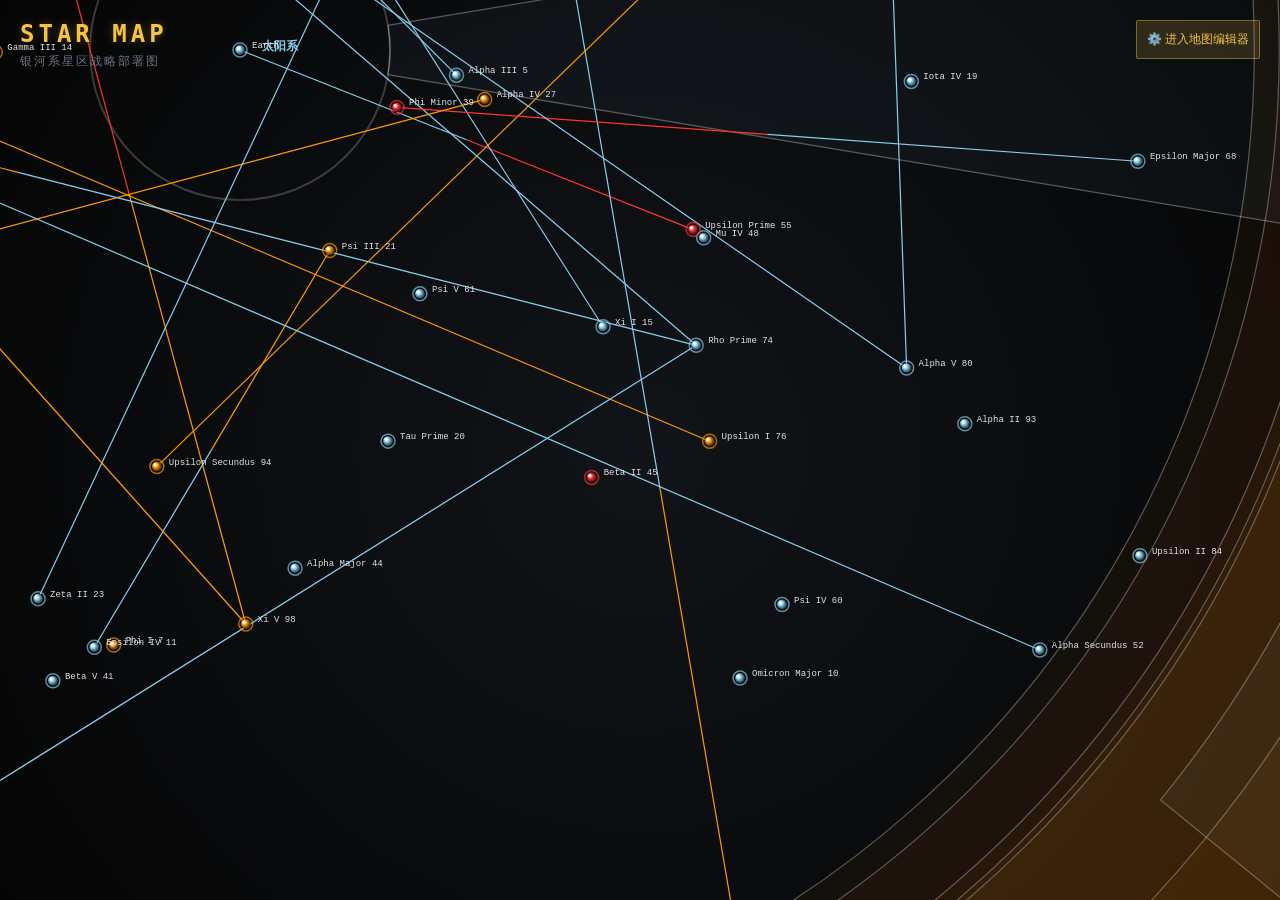
<file: index.html>
<!DOCTYPE html>
<html lang="zh-CN">
<head>
    <meta charset="UTF-8">
    <meta name="viewport" content="width=device-width, initial-scale=1.0">
    <title>星图总览 // 箱庭指令</title>
    <link rel="stylesheet" href="style.css">
</head>
<body>
    <div class="canvas-container">
        <canvas id="viewCanvas"></canvas>
        <div class="header-overlay">
            <h1>STAR MAP</h1>
            <p>银河系星区战略部署图</p>
        </div>
        <a href="mapEdit.html" class="btn btn-accent" style="position:absolute; top:20px; right:20px; width:auto; z-index:10;">⚙️ 进入地图编辑器</a>
    </div>

    <script src="data.js"></script>
    <script src="map.js"></script>
    <script>
        const canvas = document.getElementById('viewCanvas');
        const ctx = canvas.getContext('2d');
        let view = { x: 0, y: 0, scale: 1 };

        function render() {
            let savedData = localStorage.getItem('starMapData');
            let currentData = savedData ? JSON.parse(savedData) : window.MAP_DATA;
            drawMap(ctx, canvas.width, canvas.height, currentData, view);
        }

        function resize() {
            canvas.width = canvas.parentElement.clientWidth;
            canvas.height = canvas.parentElement.clientHeight;
            // 初始居中
            if(view.x === 0 && view.y === 0) {
                view.x = canvas.width / 2 - 400;
                view.y = canvas.height / 2 - 400;
            }
            render();
        }
        
        window.addEventListener('resize', resize);

        // 滚轮缩放
        canvas.addEventListener('wheel', (e) => {
            e.preventDefault();
            const zoom = Math.exp((e.deltaY < 0 ? 1 : -1) * 0.1);
            const rect = canvas.getBoundingClientRect();
            const mouseX = e.clientX - rect.left;
            const mouseY = e.clientY - rect.top;

            view.x -= (mouseX - view.x) * (zoom - 1);
            view.y -= (mouseY - view.y) * (zoom - 1);
            view.scale *= zoom;
            render();
        }, { passive: false });

        // 拖拽平移 (右键或中键)
        let isPanning = false, panStartX = 0, panStartY = 0;
        canvas.addEventListener('mousedown', (e) => {
            if (e.button === 1 || e.button === 2) {
                isPanning = true;
                panStartX = e.clientX - view.x;
                panStartY = e.clientY - view.y;
                e.preventDefault();
            }
        });
        canvas.addEventListener('mousemove', (e) => {
            if (isPanning) {
                view.x = e.clientX - panStartX;
                view.y = e.clientY - panStartY;
                render();
            }
        });
        canvas.addEventListener('mouseup', (e) => {
            if (e.button === 1 || e.button === 2) isPanning = false;
        });
        canvas.addEventListener('contextmenu', e => e.preventDefault());

        resize();
    </script>
</body>
</html>
</file>
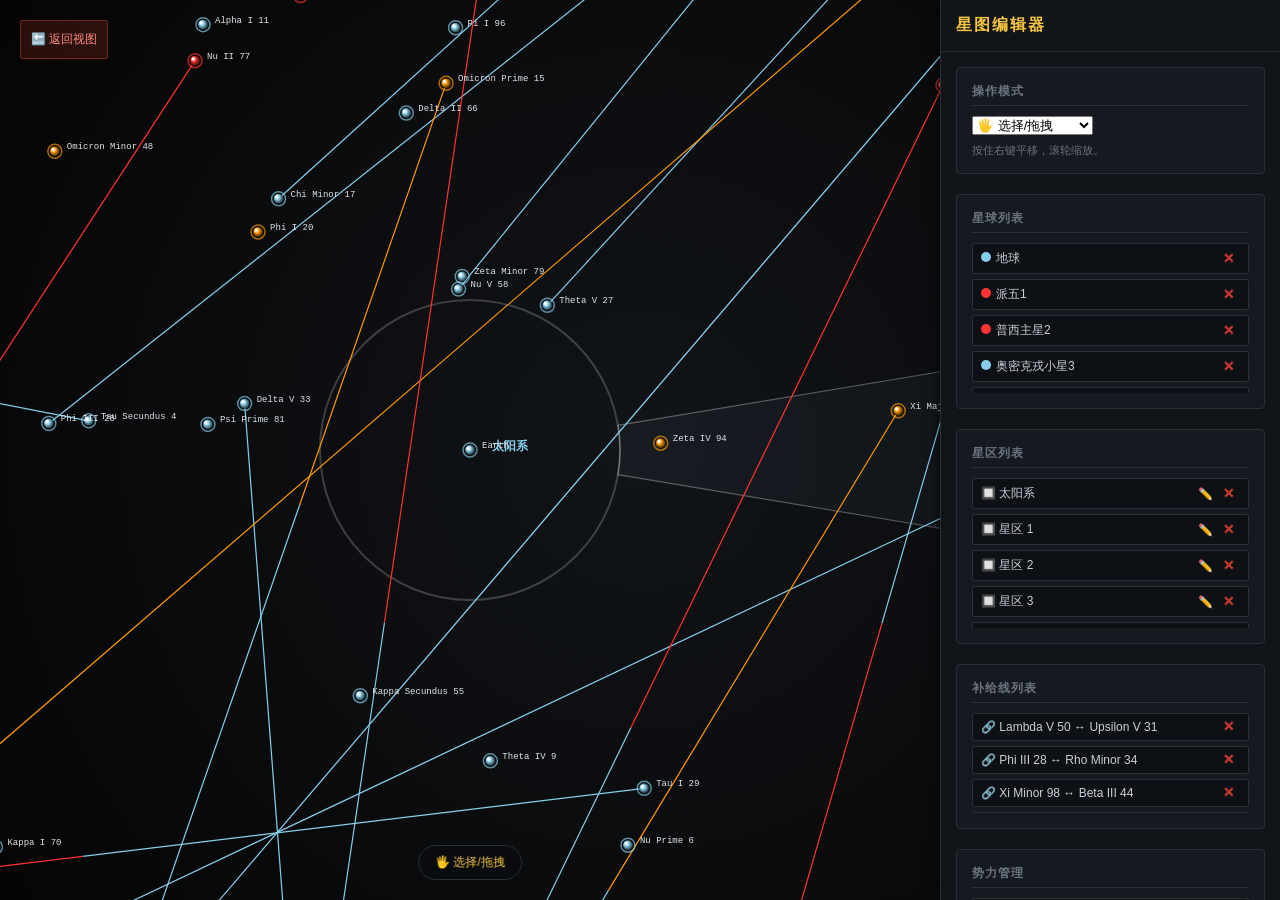
<file: mapEdit.html>
<!DOCTYPE html>
<html lang="zh-CN">
<head>
    <meta charset="UTF-8">
    <meta name="viewport" content="width=device-width, initial-scale=1.0">
    <title>星图编辑器 // 箱庭指令</title>
    <link rel="stylesheet" href="style.css">
</head>
<body>
    <div class="canvas-container">
        <canvas id="editCanvas"></canvas>
        <div class="status-bar" id="statusBar">🖐️ 选择/拖拽</div>
        <a href="index.html" class="btn btn-primary" style="position:absolute; top:20px; left:20px; width:auto;">🔙 返回视图</a>
    </div>

    <div class="sidebar">
        <div class="sidebar-header">
            <h1>星图编辑器</h1>
        </div>
        <div class="sidebar-content">
            
            <div class="control-group">
                <h2>操作模式</h2>
                <select id="modeSelect">
                    <option value="select">🖐️ 选择/拖拽</option>
                    <option value="add-planet">🪐 快速添加星球</option>
                    <option value="add-supply">🔗 连接补给线</option>
                    <option value="add-sector">🔲 创建星区</option>
                </select>
                <button id="finishSectorBtn" class="btn btn-accent" style="display:none; margin-top:10px;" onclick="finishSector()">💾 完成星区创建</button>
                <p style="font-size:11px; color:#6a7480; margin-top:8px;">按住右键平移，滚轮缩放。</p>
            </div>

            <!-- 正在编辑星球 -->
            <div class="control-group" id="editPlanetPanel" style="display:none; border-color: var(--accent);">
                <h2 style="color: var(--accent);">正在编辑星球</h2>
                <div class="field"><label>英文名</label><input type="text" id="editNameEn" oninput="updatePlanetData()"></div>
                <div class="field"><label>中文名</label><input type="text" id="editNameCn" oninput="updatePlanetData()"></div>
                <div class="field">
                    <label>所属势力</label>
                    <select id="editFaction" onchange="updatePlanetData()"></select>
                </div>
                <button class="btn btn-small" onclick="deselectPlanet()">完成编辑</button>
            </div>

            <!-- 正在编辑星区 -->
            <div class="control-group" id="editSectorPanel" style="display:none; border-color: #87CEEB;">
                <h2 style="color: #87CEEB;">正在编辑星区</h2>
                <div class="field"><label>星区名称</label><input type="text" id="editSectorName" oninput="updateSectorData()"></div>
                <div class="field">
                    <label>包含的星球 (点击移除)</label>
                    <div id="sectorPlanetTags" style="display:flex; flex-wrap:wrap; gap:5px; margin-top:5px;"></div>
                </div>
                <button class="btn btn-small" onclick="deselectSector()">完成编辑</button>
            </div>

            <div class="control-group">
                <h2>星球列表</h2>
                <div id="planetList" style="max-height: 150px; overflow-y: auto;"></div>
            </div>

            <div class="control-group">
                <h2>星区列表</h2>
                <div id="sectorList" style="max-height: 150px; overflow-y: auto;"></div>
            </div>

            <div class="control-group">
                <h2>补给线列表</h2>
                <div id="supplyList" style="max-height: 100px; overflow-y: auto;"></div>
            </div>

            <div class="control-group">
                <h2>势力管理</h2>
                <div id="factionList" style="max-height: 120px; overflow-y: auto; margin-bottom: 10px;"></div>
                <div class="row">
                    <div class="field"><input type="text" id="newFactEn" placeholder="英文名"></div>
                    <div class="field"><input type="text" id="newFactCn" placeholder="中文名"></div>
                </div>
                <div class="row">
                    <div class="field"><input type="color" id="newFactColor" value="#ff0000" style="height:33px; padding:2px; cursor:pointer;"></div>
                    <div class="field" style="flex: 0.5;"><button class="btn" style="margin:0; height:33px;" onclick="addFaction()">添加</button></div>
                </div>
            </div>

            <!-- 导出数据 -->
            <div class="control-group">
                <h2>数据保存</h2>
                <button class="btn btn-primary" onclick="exportData()">💾 导出 data.js 文件</button>
                <p style="font-size:11px; color:#6a7480; margin-top:8px;">编辑会自动保存在浏览器。如果想彻底应用到代码或发给别人，请点击上方按钮下载，并覆盖原 data.js。</p>
            </div>
        </div>
    </div>

    <script src="data.js"></script>
    <script src="map.js"></script>
    <script>
        const canvas = document.getElementById('editCanvas');
        const ctx = canvas.getContext('2d');
        const statusBar = document.getElementById('statusBar');
        
        // 优先从浏览器读取之前保存的数据，如果没有则使用 data.js 的默认数据
        let data = JSON.parse(localStorage.getItem('starMapData')) || window.MAP_DATA; 
        
        let width, height;
        let view = { x: 0, y: 0, scale: 1 };
        let mode = 'select';
        
        let draggedPlanet = null;
        let dragOffsetX = 0, dragOffsetY = 0;
        let selectedPlanetId = null;
        let selectedSectorId = null; 
        let supplyStart = null;
        
        let sectorSelection = []; 
        let isPanning = false, panStartX = 0, panStartY = 0;

        function resize() {
            canvas.width = canvas.parentElement.clientWidth;
            canvas.height = canvas.parentElement.clientHeight;
            width = canvas.width;
            height = canvas.height;
            if(view.x === 0 && view.y === 0) {
                view.x = width / 2; // 居中
                view.y = height / 2;
            }
            draw();
        }
        window.addEventListener('resize', resize);

        function draw() {
            drawMap(ctx, width, height, data, view);

            ctx.save();
            ctx.translate(view.x, view.y);
            ctx.scale(view.scale, view.scale);
            const invScale = 1 / view.scale;

            if (selectedPlanetId) {
                const p = data.planets.find(x => x.id === selectedPlanetId);
                if (p) {
                    ctx.beginPath(); ctx.arc(p.x, p.y, 16 * invScale, 0, Math.PI * 2);
                    ctx.strokeStyle = '#ffffff'; ctx.lineWidth = 2 * invScale; ctx.stroke();
                }
            }
            if (supplyStart) {
                ctx.beginPath(); ctx.arc(supplyStart.x, supplyStart.y, 16 * invScale, 0, Math.PI * 2);
                ctx.strokeStyle = '#f5c542'; ctx.lineWidth = 2 * invScale; ctx.stroke();
            }
            if (sectorSelection.length > 0) {
                sectorSelection.forEach(p => {
                    ctx.beginPath(); ctx.arc(p.x, p.y, 14 * invScale, 0, Math.PI * 2);
                    ctx.strokeStyle = '#f5c542'; ctx.lineWidth = 1.5 * invScale; ctx.setLineDash([3 * invScale, 3 * invScale]); ctx.stroke(); ctx.setLineDash([]);
                });
            }
            ctx.restore();
        }

        function getMousePos(e) {
            const rect = canvas.getBoundingClientRect();
            return {
                x: ((e.clientX - rect.left) - view.x) / view.scale,
                y: ((e.clientY - rect.top) - view.y) / view.scale
            };
        }

        function getPlanetAt(x, y) {
            for (let i = data.planets.length - 1; i >= 0; i--) {
                const p = data.planets[i];
                if (Math.hypot(p.x - x, p.y - y) <= (15 / view.scale)) return p;
            }
            return null;
        }

        document.getElementById('modeSelect').addEventListener('change', (e) => {
            mode = e.target.value;
            supplyStart = null;
            sectorSelection = [];
            document.getElementById('finishSectorBtn').style.display = (mode === 'add-sector') ? 'block' : 'none';
            const tips = { select: '🖐️ 选择/拖拽', 'add-planet': '🪐 点击空白处放置', 'add-supply': '🔗 依次点击两颗星球', 'add-sector': '🔲 依次点击星球加入星区' };
            statusBar.innerText = tips[mode];
            draw();
        });

        canvas.addEventListener('wheel', (e) => {
            e.preventDefault();
            const zoom = Math.exp((e.deltaY < 0 ? 1 : -1) * 0.1);
            const rect = canvas.getBoundingClientRect();
            const mouseX = e.clientX - rect.left;
            const mouseY = e.clientY - rect.top;

            view.x -= (mouseX - view.x) * (zoom - 1);
            view.y -= (mouseY - view.y) * (zoom - 1);
            view.scale *= zoom;
            draw();
        }, { passive: false });

        canvas.addEventListener('mousedown', (e) => {
            if (e.button === 1 || e.button === 2) {
                isPanning = true;
                panStartX = e.clientX - view.x;
                panStartY = e.clientY - view.y;
                e.preventDefault();
                return;
            }
            if (e.button !== 0) return; 

            const pos = getMousePos(e);
            const target = getPlanetAt(pos.x, pos.y);

            if (target) {
                if (mode === 'add-supply') {
                    if (!supplyStart) supplyStart = target;
                    else {
                        if (supplyStart.id !== target.id) {
                            const exists = data.supplies.some(s => (s.p1Id === supplyStart.id && s.p2Id === target.id) || (s.p1Id === target.id && s.p2Id === supplyStart.id));
                            if (!exists) data.supplies.push({ id: Date.now().toString(), p1Id: supplyStart.id, p2Id: target.id });
                            updateUI();
                        }
                        supplyStart = null;
                    }
                } 
                else if (mode === 'add-sector') {
                    if (!sectorSelection.includes(target)) sectorSelection.push(target);
                    else sectorSelection = sectorSelection.filter(p => p.id !== target.id);
                } 
                else {
                    draggedPlanet = target;
                    dragOffsetX = pos.x - target.x;
                    dragOffsetY = pos.y - target.y;
                    selectPlanet(target.id);
                }
            } 
            else {
                if (mode === 'add-planet') {
                    const newP = { id: Date.now().toString(), x: pos.x, y: pos.y, nameEn: 'New Planet', nameCn: '新星球', factionId: 'super_earth' };
                    data.planets.push(newP);
                    selectPlanet(newP.id);
                    updateUI();
                } 
                else if (mode === 'select') {
                    deselectPlanet();
                    deselectSector();
                }
            }
            draw();
        });

        canvas.addEventListener('mousemove', (e) => {
            if (isPanning) {
                view.x = e.clientX - panStartX;
                view.y = e.clientY - panStartY;
                draw();
                return;
            }
            if (draggedPlanet) {
                const pos = getMousePos(e);
                draggedPlanet.x = pos.x - dragOffsetX;
                draggedPlanet.y = pos.y - dragOffsetY;
                draw();
            }
        });

        canvas.addEventListener('mouseup', (e) => {
            if (e.button === 1 || e.button === 2) isPanning = false;
            if (e.button === 0 && draggedPlanet) draggedPlanet = null;
        });
        
        canvas.addEventListener('contextmenu', e => e.preventDefault());

        function finishSector() {
            if (sectorSelection.length === 0) return alert("你还没有选择任何星球！");
            const name = prompt("星区名称:", "新星区");
            if (name) {
                data.sectors.push({ id: Date.now().toString(), name, planetIds: sectorSelection.map(p => p.id) });
                updateUI();
            }
            sectorSelection = [];
            draw();
        }

        // --- 数据绑定与编辑 ---
        function selectPlanet(id) {
            selectedPlanetId = id;
            selectedSectorId = null; 
            document.getElementById('editSectorPanel').style.display = 'none';
            
            const p = data.planets.find(x => x.id === id);
            if (p) {
                document.getElementById('editPlanetPanel').style.display = 'block';
                document.getElementById('editNameEn').value = p.nameEn;
                document.getElementById('editNameCn').value = p.nameCn;
                document.getElementById('editFaction').value = p.factionId;
            }
            updateUI(); draw();
        }

        function deselectPlanet() {
            selectedPlanetId = null;
            document.getElementById('editPlanetPanel').style.display = 'none';
            updateUI(); draw();
        }

        function updatePlanetData() {
            if (!selectedPlanetId) return;
            const p = data.planets.find(x => x.id === selectedPlanetId);
            if (p) {
                p.nameEn = document.getElementById('editNameEn').value;
                p.nameCn = document.getElementById('editNameCn').value;
                p.factionId = document.getElementById('editFaction').value;
                updateUI(); draw();
            }
        }

        function selectSector(id) {
            selectedSectorId = id;
            selectedPlanetId = null; 
            document.getElementById('editPlanetPanel').style.display = 'none';

            const s = data.sectors.find(x => x.id === id);
            if (s) {
                document.getElementById('editSectorPanel').style.display = 'block';
                document.getElementById('editSectorName').value = s.name;
                renderSectorTags(s);
            }
            updateUI(); draw();
        }

        function deselectSector() {
            selectedSectorId = null;
            document.getElementById('editSectorPanel').style.display = 'none';
            updateUI(); draw();
        }

        function updateSectorData() {
            if (!selectedSectorId) return;
            const s = data.sectors.find(x => x.id === selectedSectorId);
            if (s) {
                s.name = document.getElementById('editSectorName').value;
                updateUI(); draw();
            }
        }

        function renderSectorTags(sector) {
            const container = document.getElementById('sectorPlanetTags');
            container.innerHTML = '';
            sector.planetIds.forEach(pid => {
                const p = data.planets.find(x => x.id === pid);
                if(p) {
                    const tag = document.createElement('span');
                    tag.style.cssText = 'background:#2a3038; border:1px solid #444; padding:3px 6px; border-radius:3px; font-size:11px; cursor:pointer; color:#c8d0d8;';
                    tag.innerText = p.nameCn + ' ✕';
                    tag.onclick = () => {
                        sector.planetIds = sector.planetIds.filter(id => id !== pid);
                        if (sector.planetIds.length === 0) deleteSector(sector.id);
                        else { renderSectorTags(sector); updateUI(); draw(); }
                    };
                    container.appendChild(tag);
                }
            });
        }

        function addFaction() {
            const en = document.getElementById('newFactEn').value.trim();
            const cn = document.getElementById('newFactCn').value.trim();
            const color = document.getElementById('newFactColor').value;
            if (!en || !cn) return alert('请填写势力中英文名');
            data.factions.push({ id: 'fact_' + Date.now(), nameEn: en, nameCn: cn, color, fixed: false });
            document.getElementById('newFactEn').value = '';
            document.getElementById('newFactCn').value = '';
            updateUI(); draw();
        }

        function deleteFaction(id) {
            if (id === 'super_earth') return;
            data.planets.forEach(p => { if (p.factionId === id) p.factionId = 'super_earth'; });
            data.factions = data.factions.filter(f => f.id !== id);
            updateUI(); draw();
        }

        function deletePlanet(id) {
            data.planets = data.planets.filter(p => p.id !== id);
            data.supplies = data.supplies.filter(s => s.p1Id !== id && s.p2Id !== id);
            data.sectors.forEach(s => s.planetIds = s.planetIds.filter(pid => pid !== id));
            data.sectors = data.sectors.filter(s => s.planetIds.length > 0);
            if (selectedPlanetId === id) deselectPlanet();
            updateUI(); draw();
        }

        function deleteSector(id) { 
            data.sectors = data.sectors.filter(s => s.id !== id); 
            if (selectedSectorId === id) deselectSector();
            updateUI(); draw(); 
        }
        
        function deleteSupply(id) { data.supplies = data.supplies.filter(s => s.id !== id); updateUI(); draw(); }

        // --- 核心：更新并保存 ---
        function updateUI() {
            // 每次修改，立刻将数据存入浏览器 localStorage 备份
            localStorage.setItem('starMapData', JSON.stringify(data));

            const fList = document.getElementById('factionList');
            fList.innerHTML = '';
            data.factions.forEach(f => {
                fList.innerHTML += `<div class="list-item"><span class="name"><span class="color-dot" style="background:${f.color}"></span>${f.nameCn}</span>${f.fixed ? '' : `<span class="delete-btn" onclick="deleteFaction('${f.id}')">✕</span>`}</div>`;
            });

            const fSelect = document.getElementById('editFaction');
            fSelect.innerHTML = '';
            data.factions.forEach(f => { fSelect.innerHTML += `<option value="${f.id}">${f.nameCn} (${f.nameEn})</option>`; });

            const pList = document.getElementById('planetList');
            pList.innerHTML = '';
            data.planets.forEach(p => {
                const f = data.factions.find(x => x.id === p.factionId) || data.factions[0];
                pList.innerHTML += `<div class="list-item" ${p.id === selectedPlanetId ? 'style="border-color:var(--accent)"' : ''}><span class="name" onclick="selectPlanet('${p.id}')"><span class="color-dot" style="background:${f.color}"></span>${p.nameCn}</span><span class="delete-btn" onclick="deletePlanet('${p.id}')">✕</span></div>`;
            });

            const sList = document.getElementById('sectorList');
            sList.innerHTML = '';
            data.sectors.forEach(s => { 
                sList.innerHTML += `<div class="list-item" ${s.id === selectedSectorId ? 'style="border-color:#87CEEB"' : ''}>
                    <span class="name" onclick="selectSector('${s.id}')">🔲 ${s.name}</span>
                    <span style="cursor:pointer; padding:0 5px;" onclick="selectSector('${s.id}')">✏️</span>
                    <span class="delete-btn" onclick="deleteSector('${s.id}')">✕</span>
                </div>`; 
            });

            const supList = document.getElementById('supplyList');
            supList.innerHTML = '';
            data.supplies.forEach(s => {
                const p1 = data.planets.find(x => x.id === s.p1Id);
                const p2 = data.planets.find(x => x.id === s.p2Id);
                if (p1 && p2) supList.innerHTML += `<div class="list-item"><span class="name">🔗 ${p1.nameEn} ↔ ${p2.nameEn}</span><span class="delete-btn" onclick="deleteSupply('${s.id}')">✕</span></div>`;
            });
        }

        // --- 导出文件 ---
        function exportData() {
            // 生成符合 data.js 格式的代码
            const jsContent = `// 自动生成的数据文件\nconst DEFAULT_DATA = ${JSON.stringify(data, null, 4)};\n\nwindow.MAP_DATA = JSON.parse(JSON.stringify(DEFAULT_DATA));`;
            
            const blob = new Blob([jsContent], { type: 'text/javascript;charset=utf-8' });
            const url = URL.createObjectURL(blob);
            const a = document.createElement('a');
            a.href = url;
            a.download = 'data.js';
            document.body.appendChild(a);
            a.click();
            document.body.removeChild(a);
            URL.revokeObjectURL(url);
            alert('已下载新的 data.js！\n\n请将这个文件覆盖到你网站的目录下，其他人访问时就能看到你修改的星图了。');
        }

        resize();
        updateUI();
    </script>
</body>
</html>
</file>
<file: style.css>
:root {
    --bg-color: #050505;
    --panel-bg: #111418;
    --panel-border: #2a3038;
    --text-main: #c8d0d8;
    --text-dim: #6a7480;
    --accent: #f5c542;
    --danger: #c0392b;
    --super-earth: #87CEEB;
}

* { margin: 0; padding: 0; box-sizing: border-box; }

body {
    background: var(--bg-color);
    color: var(--text-main);
    font-family: 'Segoe UI', 'Microsoft YaHei', sans-serif;
    display: flex;
    height: 100vh;
    overflow: hidden;
    background: radial-gradient(circle at center, #111418 0%, #050505 100%);
}

/* 画布容器 */
.canvas-container {
    flex: 1;
    position: relative;
    overflow: hidden;
}

canvas {
    display: block;
    width: 100%;
    height: 100%;
}

/* 顶部悬浮标题 */
.header-overlay {
    position: absolute;
    top: 20px;
    left: 20px;
    pointer-events: none;
}

.header-overlay h1 {
    font-family: monospace;
    font-size: 24px;
    color: var(--accent);
    letter-spacing: 4px;
    text-shadow: 0 0 10px rgba(245, 197, 66, 0.3);
    margin-bottom: 5px;
}

.header-overlay p {
    font-size: 12px;
    color: var(--text-dim);
    letter-spacing: 2px;
}

/* 编辑器侧边栏 */
.sidebar {
    width: 340px;
    background: var(--panel-bg);
    border-left: 1px solid var(--panel-border);
    display: flex;
    flex-direction: column;
    z-index: 10;
    box-shadow: -2px 0 10px rgba(0,0,0,0.5);
}

.sidebar-header {
    padding: 15px;
    border-bottom: 1px solid var(--panel-border);
    display: flex;
    justify-content: space-between;
    align-items: center;
}

.sidebar-header h1 {
    font-family: monospace;
    font-size: 16px;
    color: var(--accent);
    letter-spacing: 2px;
}

.sidebar-content {
    flex: 1;
    overflow-y: auto;
    padding: 15px;
}

/* 控件组 */
.control-group {
    margin-bottom: 20px;
    padding: 15px;
    background: #161a20;
    border: 1px solid var(--panel-border);
    border-radius: 4px;
}

.control-group h2 {
    font-size: 12px;
    color: var(--text-dim);
    text-transform: uppercase;
    letter-spacing: 1px;
    margin-bottom: 10px;
    border-bottom: 1px solid var(--panel-border);
    padding-bottom: 5px;
}

.field { margin-bottom: 10px; }
.field label { display: block; font-size: 11px; color: var(--text-dim); margin-bottom: 4px; }
.field input, .field select {
    width: 100%;
    padding: 8px;
    background: #0d1014;
    border: 1px solid var(--panel-border);
    border-radius: 2px;
    color: var(--text-main);
    font-size: 12px;
    outline: none;
}
.field input:focus, .field select:focus { border-color: var(--accent); }

.row { display: flex; gap: 10px; }
.row > div { flex: 1; }

/* 按钮 */
.btn {
    display: inline-flex;
    justify-content: center;
    align-items: center;
    width: 100%;
    padding: 10px;
    margin-bottom: 10px;
    background: #1a1e24;
    border: 1px solid var(--panel-border);
    color: var(--text-main);
    border-radius: 2px;
    cursor: pointer;
    font-size: 12px;
    transition: all 0.2s;
    text-decoration: none;
}
.btn:hover { background: #2a3038; border-color: var(--text-dim); }
.btn-primary { background: rgba(192,57,43,0.2); border-color: rgba(192,57,43,0.5); color: #ff8a80; }
.btn-primary:hover { background: rgba(192,57,43,0.4); }
.btn-accent { background: rgba(245,197,66,0.15); border-color: rgba(245,197,66,0.4); color: var(--accent); }
.btn-accent:hover { background: rgba(245,197,66,0.3); }
.btn-small { padding: 4px 8px; font-size: 11px; width: auto; margin: 0; }

/* 列表项 */
.list-item {
    display: flex;
    justify-content: space-between;
    align-items: center;
    padding: 6px 8px;
    background: #0d1014;
    border: 1px solid var(--panel-border);
    border-radius: 2px;
    margin-bottom: 5px;
    font-size: 12px;
}
.list-item .name {
    flex: 1;
    cursor: pointer;
    color: var(--text-main);
    overflow: hidden;
    text-overflow: ellipsis;
    white-space: nowrap;
}
.list-item .name:hover { color: var(--accent); }
.list-item .delete-btn { color: var(--danger); cursor: pointer; font-weight: bold; padding: 0 5px; }
.list-item .delete-btn:hover { color: #ff8a80; }

/* 颜色圆点 */
.color-dot {
    display: inline-block;
    width: 10px;
    height: 10px;
    border-radius: 50%;
    margin-right: 5px;
}

/* 状态提示 */
.status-bar {
    position: absolute;
    bottom: 20px;
    left: 50%;
    transform: translateX(-50%);
    background: rgba(10, 12, 15, 0.8);
    padding: 8px 16px;
    border: 1px solid var(--panel-border);
    border-radius: 20px;
    font-size: 12px;
    color: var(--accent);
    pointer-events: none;
    backdrop-filter: blur(4px);
}
</file>
